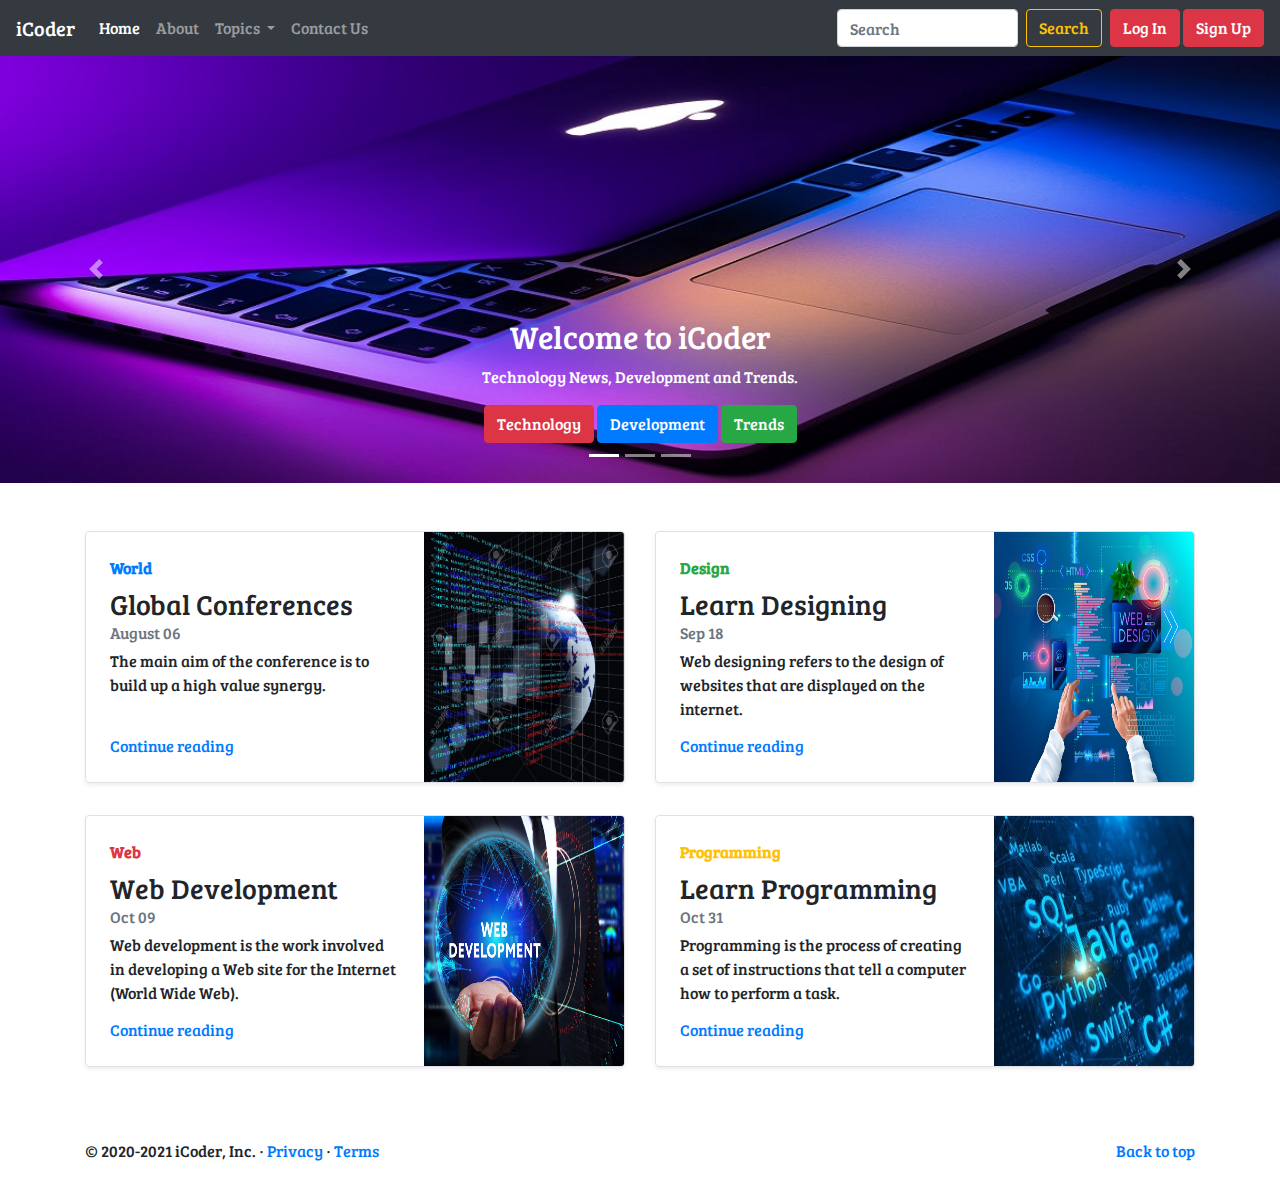
<file: index.html>
<!doctype html>
<html lang="en">

<head>
    <!-- Required meta tags -->
    <meta charset="utf-8">
    <meta name="viewport" content="width=device-width, initial-scale=1, shrink-to-fit=no">

    <!-- Bootstrap CSS -->
    <link rel="stylesheet" href="https://stackpath.bootstrapcdn.com/bootstrap/4.4.1/css/bootstrap.min.css"
        integrity="sha384-Vkoo8x4CGsO3+Hhxv8T/Q5PaXtkKtu6ug5TOeNV6gBiFeWPGFN9MuhOf23Q9Ifjh" crossorigin="anonymous">

    <title>iCoder - Heaven For Programmers</title>

    <!--My CSS-->
    <link rel="stylesheet" href="style.css">

    <!--Font-Family-->
    <link href="https://fonts.googleapis.com/css2?family=Baloo+Bhai+2:wght@600&family=Bree+Serif&display=swap"
        rel="stylesheet">

</head>

<body>
    <!--Navigation Bar-->
    <nav class="navbar navbar-expand-lg navbar-dark bg-dark">
        <a class="navbar-brand" href="#">iCoder</a>
        <button class="navbar-toggler" type="button" data-toggle="collapse" data-target="#navbarSupportedContent"
            aria-controls="navbarSupportedContent" aria-expanded="false" aria-label="Toggle navigation">
            <span class="navbar-toggler-icon"></span>
        </button>

        <div class="collapse navbar-collapse" id="navbarSupportedContent">
            <ul class="navbar-nav mr-auto">
                <li class="nav-item active">
                    <a class="nav-link" href="/iCoderBootstrap/">Home <span class="sr-only">(current)</span></a>
                </li>
                <li class="nav-item">
                    <a class="nav-link" href="/iCoderBootstrap/about.html">About</a>
                </li>
                <li class="nav-item dropdown">
                    <a class="nav-link dropdown-toggle" href="#" id="navbarDropdown" role="button"
                        data-toggle="dropdown" aria-haspopup="true" aria-expanded="false">
                        Topics
                    </a>
                    <div class="dropdown-menu" aria-labelledby="navbarDropdown">
                        <a class="dropdown-item" href="#">Technology</a>
                        <a class="dropdown-item" href="#">Web Development</a>
                        <div class="dropdown-divider"></div>
                        <a class="dropdown-item" href="#">Support</a>
                        <a class="dropdown-item" href="#">Write for Us</a>

                    </div>
                </li>
                <li class="nav-item">
                    <a class="nav-link" href="/iCoderBootstrap/contact.html">Contact Us</a>
                </li>
            </ul>
            <form class="form-inline my-2 mx-2 my-lg-0">
                <input class="form-control mr-sm-2" type="search" placeholder="Search" aria-label="Search">
                <button class="btn btn-outline-warning my-2 my-sm-0" type="submit">Search</button>
            </form>
            <div mx-2>
                <button class="btn btn-danger" data-toggle="modal" data-target="#loginModal">Log In</button>
                <button class="btn btn-danger" data-toggle="modal" data-target="#signupModal">Sign Up</button>
            </div>
        </div>
    </nav>

    <!-- Log In Modal -->
    <div class="modal fade" id="loginModal" tabindex="-1" role="dialog" aria-labelledby="loginModalLabel"
        aria-hidden="true">
        <div class="modal-dialog" role="document">
            <div class="modal-content">
                <div class="modal-header">
                    <h5 class="modal-title" id="loginModalLabel">Log in to iCoder</h5>
                    <button type="button" class="close" data-dismiss="modal" aria-label="Close">
                        <span aria-hidden="true">&times;</span>
                    </button>
                </div>
                <div class="modal-body">
                    <form>
                        <div class="form-group">
                            <label for="exampleInputEmail1">Email address</label>
                            <input type="email" class="form-control" id="exampleInputEmail1"
                                aria-describedby="emailHelp">
                            <small id="emailHelp" class="form-text text-muted">We'll never share your email with anyone
                                else.</small>
                        </div>
                        <div class="form-group">
                            <label for="exampleInputPassword1">Password</label>
                            <input type="password" class="form-control" id="exampleInputPassword1">
                        </div>
                        <div class="form-group form-check">
                            <input type="checkbox" class="form-check-input" id="exampleCheck1">
                            <label class="form-check-label" for="exampleCheck1">Check me out</label>
                        </div>
                        <button type="submit" class="btn btn-primary">Submit</button>
                    </form>
                </div>
                <div class="modal-footer">
                    <button type="button" class="btn btn-secondary" data-dismiss="modal">Close</button>
                </div>
            </div>
        </div>
    </div>

    <!-- Sign Up Modal -->
    <div class="modal fade" id="signupModal" tabindex="-1" role="dialog" aria-labelledby="signupModalLabel"
        aria-hidden="true">
        <div class="modal-dialog" role="document">
            <div class="modal-content">
                <div class="modal-header">
                    <h5 class="modal-title" id="signupModalLabel">Get an iCoder Account</h5>
                    <button type="button" class="close" data-dismiss="modal" aria-label="Close">
                        <span aria-hidden="true">&times;</span>
                    </button>
                </div>
                <div class="modal-body">
                    <form>
                        <div class="form-group">
                            <div class="form-group">
                                <label for="exampleusername">Username</label>
                                <input type="text" class="form-control" id="exampleusername">
                            </div>
                            <label for="exampleInputEmail1">Email address</label>
                            <input type="email" class="form-control" id="exampleInputEmail1"
                                aria-describedby="emailHelp">
                            <small id="emailHelp" class="form-text text-muted">We'll never share your email with anyone
                                else.</small>
                        </div>
                        <div class="form-group">
                            <label for="exampleInputPassword1">Password</label>
                            <input type="password" class="form-control" id="exampleInputPassword1">
                        </div>
                        <div class="form-group">
                            <label for="cexampleInputPassword1">Confirm Password</label>
                            <input type="password" class="form-control" id="cexampleInputPassword1">
                        </div>
                        <div class="form-group form-check">
                            <input type="checkbox" class="form-check-input" id="exampleCheck1">
                            <label class="form-check-label" for="exampleCheck1">Check me out</label>
                        </div>
                        <button type="submit" class="btn btn-primary">Create Account</button>
                    </form>
                </div>
                <div class="modal-footer">
                    <button type="button" class="btn btn-secondary" data-dismiss="modal">Close</button>
                </div>
            </div>
        </div>
    </div>

    <!--Carousel-->
    <div id="carouselExampleCaptions" class="carousel slide carousel-fade" data-ride="carousel">
        <ol class="carousel-indicators">
            <li data-target="#carouselExampleCaptions" data-slide-to="0" class="active"></li>
            <li data-target="#carouselExampleCaptions" data-slide-to="1"></li>
            <li data-target="#carouselExampleCaptions" data-slide-to="2"></li>
        </ol>
        <div class="carousel-inner">
            <div class="carousel-item active">
                <img src="1.jpg" class="d-block w-100" alt="...">
                <div class="carousel-caption d-none d-md-block">
                    <h2>Welcome to iCoder</h2>
                    <p>Technology News, Development and Trends.</p>
                    <button class="btn btn-danger">Technology</button>
                    <button class="btn btn-primary">Development</button>
                    <button class="btn btn-success">Trends</button>
                </div>
            </div>
            <div class="carousel-item">
                <img src="2.jpg" class="d-block w-100" alt="...">
                <div class="carousel-caption d-none d-md-block">
                    <h2>The Best Coding Blog</h2>
                    <p>Technology News, Development and Trends.</p>
                    <button class="btn btn-danger">Technology</button>
                    <button class="btn btn-primary">Development</button>
                    <button class="btn btn-success">Trends</button>
                </div>
            </div>
            <div class="carousel-item">
                <img src="3.jpg" class="d-block w-100" alt="...">
                <div class="carousel-caption d-none d-md-block">
                    <h2>Award Winning blog</h2>
                    <p>Technology News, Development and Trends.</p>
                    <button class="btn btn-danger">Technology</button>
                    <button class="btn btn-primary">Development</button>
                    <button class="btn btn-success">Trends</button>
                </div>
            </div>
        </div>
        <a class="carousel-control-prev" href="#carouselExampleCaptions" role="button" data-slide="prev">
            <span class="carousel-control-prev-icon" aria-hidden="true"></span>
            <span class="sr-only">Previous</span>
        </a>
        <a class="carousel-control-next" href="#carouselExampleCaptions" role="button" data-slide="next">
            <span class="carousel-control-next-icon" aria-hidden="true"></span>
            <span class="sr-only">Next</span>
        </a>
    </div>

    <!--Cards-->
    <div class="container my-5">
        <div class="row mb-2">
            <div class="col-md-6">
                <div
                    class="row no-gutters border rounded overflow-hidden flex-md-row mb-4 shadow-sm h-md-250 position-relative">
                    <div class="col p-4 d-flex flex-column position-static">
                        <strong class="d-inline-block mb-2 text-primary">World</strong>
                        <h3 class="mb-0">Global Conferences</h3>
                        <div class="mb-1 text-muted">August 06</div>
                        <p class="card-text mb-auto">The main aim of the conference is to build up a high value synergy.
                        </p>
                        <a href="#" class="stretched-link">Continue reading</a>
                    </div>
                    <div class="col-auto d-none d-lg-block">
                        <img class="bd-placeholder-img" width="200" height="250" src="thumb1.jpg" </img>
                    </div>
                </div>
            </div>
            <div class="col-md-6">
                <div
                    class="row no-gutters border rounded overflow-hidden flex-md-row mb-4 shadow-sm h-md-250 position-relative">
                    <div class="col p-4 d-flex flex-column position-static">
                        <strong class="d-inline-block mb-2 text-success">Design</strong>
                        <h3 class="mb-0">Learn Designing</h3>
                        <div class="mb-1 text-muted">Sep 18</div>
                        <p class="mb-auto">Web designing refers to the design of websites that are displayed on the
                            internet.</p>
                        <a href="#" class="stretched-link">Continue reading</a>
                    </div>
                    <div class="col-auto d-none d-lg-block">
                        <img class="bd-placeholder-img" width="200" height="250" src="thumb2.jpg" </img>
                    </div>
                </div>
            </div>
        </div>
        <div class="row mb-2">
            <div class="col-md-6">
                <div
                    class="row no-gutters border rounded overflow-hidden flex-md-row mb-4 shadow-sm h-md-250 position-relative">
                    <div class="col p-4 d-flex flex-column position-static">
                        <strong class="d-inline-block mb-2 text-danger">Web</strong>
                        <h3 class="mb-0">Web Development</h3>
                        <div class="mb-1 text-muted">Oct 09</div>
                        <p class="card-text mb-auto">Web development is the work involved in developing a Web site for
                            the Internet (World Wide Web).</p>
                        <a href="#" class="stretched-link">Continue reading</a>
                    </div>
                    <div class="col-auto d-none d-lg-block">
                        <img class="bd-placeholder-img" width="200" height="250" src="thumb3.jpg" </img>
                    </div>
                </div>
            </div>
            <div class="col-md-6">
                <div
                    class="row no-gutters border rounded overflow-hidden flex-md-row mb-4 shadow-sm h-md-250 position-relative">
                    <div class="col p-4 d-flex flex-column position-static">
                        <strong class="d-inline-block mb-2 text-warning">Programming</strong>
                        <h3 class="mb-0">Learn Programming</h3>
                        <div class="mb-1 text-muted">Oct 31</div>
                        <p class="mb-auto">Programming is the process of creating a set of instructions that tell a
                            computer how to perform a task.</p>
                        <a href="#" class="stretched-link">Continue reading</a>
                    </div>
                    <div class="col-auto d-none d-lg-block">
                        <img class="bd-placeholder-img" width="200" height="250" src="thumb4.jpg" </img>
                    </div>
                </div>
            </div>
        </div>
    </div>

    <!--Footer-->
    <footer class="container">
        <p class="float-right"><a href="#">Back to top</a></p>
        <p>© 2020-2021 iCoder, Inc. · <a href="#">Privacy</a> · <a href="#">Terms</a></p>
    </footer>

    <!-- Optional JavaScript -->
    <!-- jQuery first, then Popper.js, then Bootstrap JS -->
    <script src="https://code.jquery.com/jquery-3.4.1.slim.min.js"
        integrity="sha384-J6qa4849blE2+poT4WnyKhv5vZF5SrPo0iEjwBvKU7imGFAV0wwj1yYfoRSJoZ+n"
        crossorigin="anonymous"></script>
    <script src="https://cdn.jsdelivr.net/npm/popper.js@1.16.0/dist/umd/popper.min.js"
        integrity="sha384-Q6E9RHvbIyZFJoft+2mJbHaEWldlvI9IOYy5n3zV9zzTtmI3UksdQRVvoxMfooAo"
        crossorigin="anonymous"></script>
    <script src="https://stackpath.bootstrapcdn.com/bootstrap/4.4.1/js/bootstrap.min.js"
        integrity="sha384-wfSDF2E50Y2D1uUdj0O3uMBJnjuUD4Ih7YwaYd1iqfktj0Uod8GCExl3Og8ifwB6"
        crossorigin="anonymous"></script>
</body>

</html>
</file>
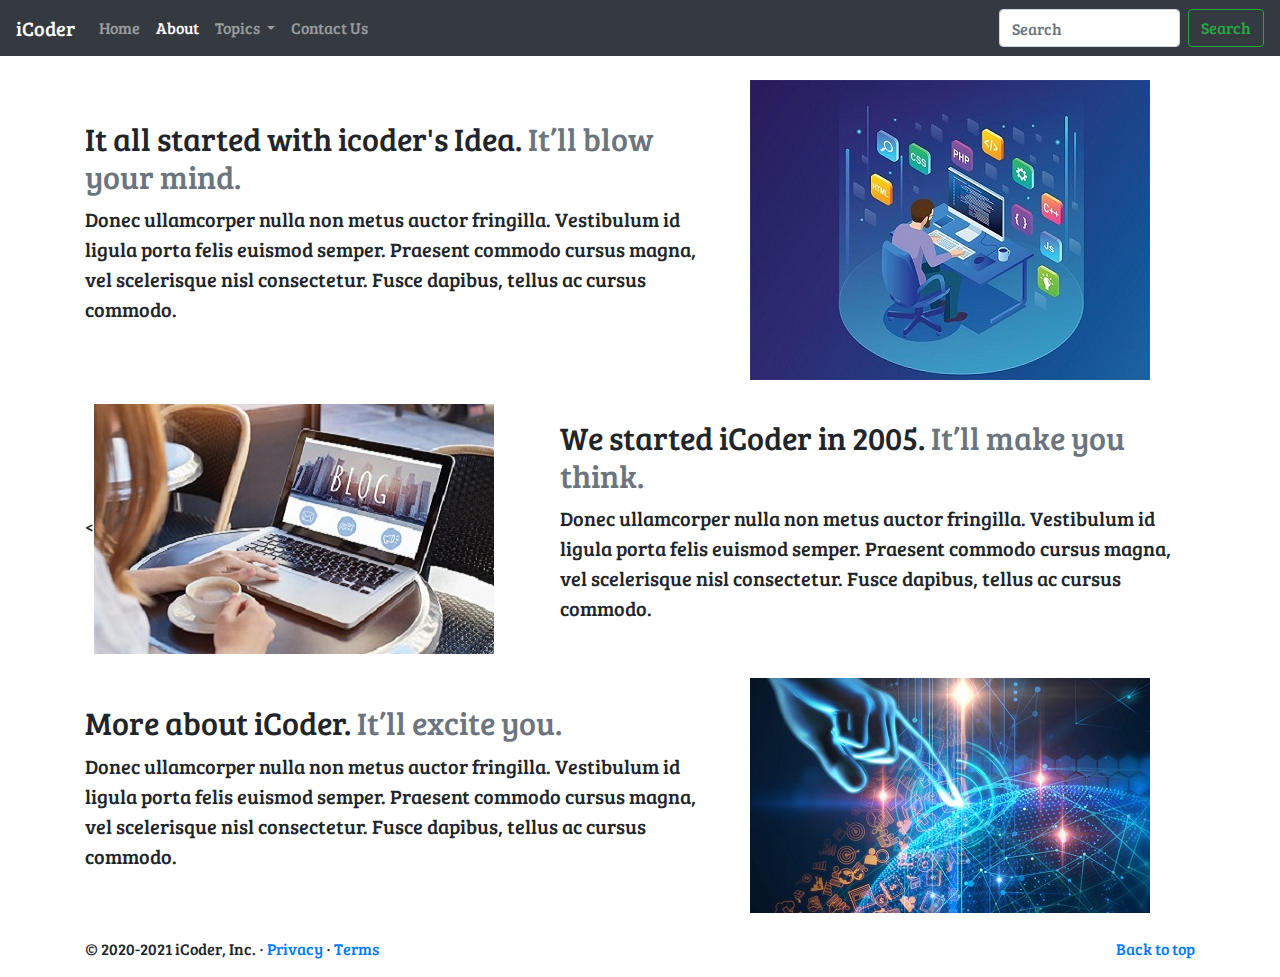
<file: about.html>
<!doctype html>
<html lang="en">

<head>
    <!-- Required meta tags -->
    <meta charset="utf-8">
    <meta name="viewport" content="width=device-width, initial-scale=1, shrink-to-fit=no">

    <!-- Bootstrap CSS -->
    <link rel="stylesheet" href="https://stackpath.bootstrapcdn.com/bootstrap/4.4.1/css/bootstrap.min.css"
        integrity="sha384-Vkoo8x4CGsO3+Hhxv8T/Q5PaXtkKtu6ug5TOeNV6gBiFeWPGFN9MuhOf23Q9Ifjh" crossorigin="anonymous">

    <title>iCoder - Heaven For Programmers</title>
    <link rel="stylesheet" href="style.css">
    <link href="https://fonts.googleapis.com/css2?family=Baloo+Bhai+2:wght@600&family=Bree+Serif&display=swap" rel="stylesheet">

</head>

<body>
    <!--Nav Bar-->
    <nav class="navbar navbar-expand-lg navbar-dark bg-dark">
        <a class="navbar-brand" href="#">iCoder</a>
        <button class="navbar-toggler" type="button" data-toggle="collapse" data-target="#navbarSupportedContent"
            aria-controls="navbarSupportedContent" aria-expanded="false" aria-label="Toggle navigation">
            <span class="navbar-toggler-icon"></span>
        </button>

        <div class="collapse navbar-collapse" id="navbarSupportedContent">
            <ul class="navbar-nav mr-auto">
                <li class="nav-item">
                    <a class="nav-link" href="/iCoderBootstrap/">Home <span class="sr-only">(current)</span></a>
                </li>
                <li class="nav-item active">
                    <a class="nav-link" href="/iCoderBootstrap/about.html">About</a>
                </li>
                <li class="nav-item dropdown">
                    <a class="nav-link dropdown-toggle" href="#" id="navbarDropdown" role="button"
                        data-toggle="dropdown" aria-haspopup="true" aria-expanded="false">
                        Topics
                    </a>
                    <div class="dropdown-menu" aria-labelledby="navbarDropdown">
                        <a class="dropdown-item" href="#">Technology</a>
                        <a class="dropdown-item" href="#">Web Development</a>
                        <div class="dropdown-divider"></div>
                        <a class="dropdown-item" href="#">Support</a>
                        <a class="dropdown-item" href="#">Write for Us</a>

                    </div>
                </li>
                <li class="nav-item">
                    <a class="nav-link" href="/iCoderBootstrap/contact.html">Contact Us</a>
                </li>
            </ul>
            <form class="form-inline my-2 my-lg-0">
                <input class="form-control mr-sm-2" type="search" placeholder="Search" aria-label="Search">
                <button class="btn btn-outline-success my-2 my-sm-0" type="submit">Search</button>
            </form>
        </div>
    </nav>

    <!--Content-->
    <div class="container my-4">
        <div class="row featurette d-flex justify-content-center align-items-center">
            <div class="col-md-7">
                <h2 class="featurette-heading">It all started with icoder's Idea. <span class="text-muted">It’ll blow your
                        mind.</span></h2>
                <p class="lead">Donec ullamcorper nulla non metus auctor fringilla. Vestibulum id ligula porta felis
                    euismod
                    semper. Praesent commodo cursus magna, vel scelerisque nisl consectetur. Fusce dapibus, tellus ac
                    cursus
                    commodo.</p>
            </div>
            <div class="col-md-5">
                <img class="img-fluid"  src="about1.jpg">
            </div>
        </div>
    </div>
    <div class="container my-4">
        <div class="row featurette d-flex justify-content-center align-items-center">
            <div class="col-md-7 order-md-2">
                <h2 class="featurette-heading">We started iCoder in 2005. <span class="text-muted">It’ll make you think.</span></h2>
                <p class="lead">Donec ullamcorper nulla non metus auctor fringilla. Vestibulum id ligula porta felis
                    euismod
                    semper. Praesent commodo cursus magna, vel scelerisque nisl consectetur. Fusce dapibus, tellus ac
                    cursus
                    commodo.</p>
            </div>
            <div class="col-md-5 order-md-1">
                <<img class="img-fluid" src="about2.jpg">
            </div>
        </div>
    </div>
    <div class="container my-4">
        <div class="row featurette d-flex justify-content-center align-items-center">
            <div class="col-md-7">
                <h2 class="featurette-heading">More about iCoder. <span class="text-muted">It’ll excite you.</span></h2>
                <p class="lead">Donec ullamcorper nulla non metus auctor fringilla. Vestibulum id ligula porta felis
                    euismod
                    semper. Praesent commodo cursus magna, vel scelerisque nisl consectetur. Fusce dapibus, tellus ac
                    cursus
                    commodo.</p>
            </div>
            <div class="col-md-5">
                <img class="img-fluid" src="about3.jpg">
            </div>
        </div>
    </div>

    <!--Footer-->
    <footer class="container my-5px">
        <p class="float-right"><a href="#">Back to top</a></p>
        <p>© 2020-2021 iCoder, Inc. · <a href="#">Privacy</a> · <a href="#">Terms</a></p>
      </footer>

    <!-- Optional JavaScript -->
    <!-- jQuery first, then Popper.js, then Bootstrap JS -->
    <script src="https://code.jquery.com/jquery-3.4.1.slim.min.js"
        integrity="sha384-J6qa4849blE2+poT4WnyKhv5vZF5SrPo0iEjwBvKU7imGFAV0wwj1yYfoRSJoZ+n"
        crossorigin="anonymous"></script>
    <script src="https://cdn.jsdelivr.net/npm/popper.js@1.16.0/dist/umd/popper.min.js"
        integrity="sha384-Q6E9RHvbIyZFJoft+2mJbHaEWldlvI9IOYy5n3zV9zzTtmI3UksdQRVvoxMfooAo"
        crossorigin="anonymous"></script>
    <script src="https://stackpath.bootstrapcdn.com/bootstrap/4.4.1/js/bootstrap.min.js"
        integrity="sha384-wfSDF2E50Y2D1uUdj0O3uMBJnjuUD4Ih7YwaYd1iqfktj0Uod8GCExl3Og8ifwB6"
        crossorigin="anonymous"></script>
</body>

</html>
</file>
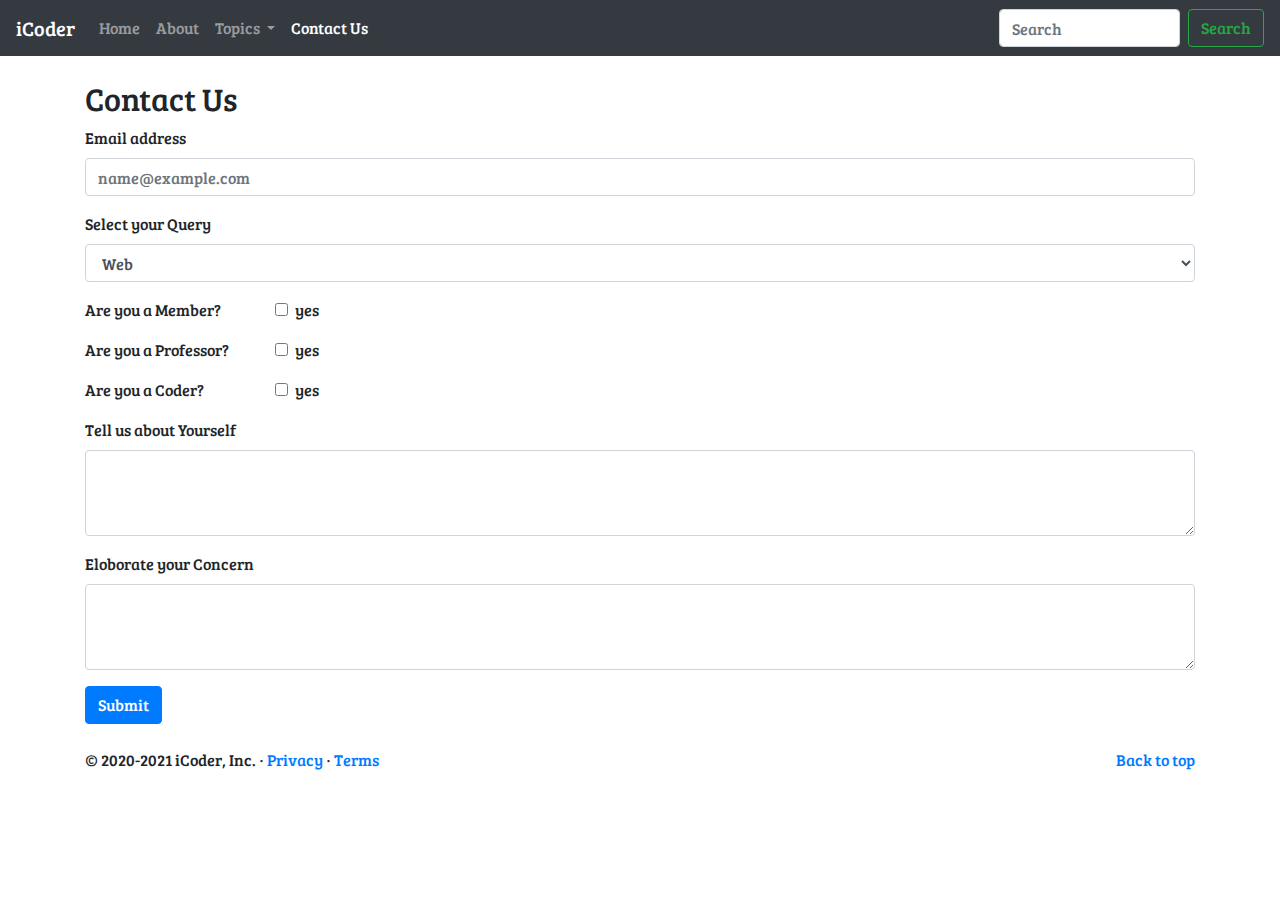
<file: contact.html>
<!doctype html>
<html lang="en">

<head>
  <!-- Required meta tags -->
  <meta charset="utf-8">
  <meta name="viewport" content="width=device-width, initial-scale=1, shrink-to-fit=no">

  <!-- Bootstrap CSS -->
  <link rel="stylesheet" href="https://stackpath.bootstrapcdn.com/bootstrap/4.4.1/css/bootstrap.min.css"
    integrity="sha384-Vkoo8x4CGsO3+Hhxv8T/Q5PaXtkKtu6ug5TOeNV6gBiFeWPGFN9MuhOf23Q9Ifjh" crossorigin="anonymous">

  <title>iCoder - Heaven For Programmers</title>

  <!--My CSS-->
  <link rel="stylesheet" href="style.css">

  <!--Font-Family-->
  <link href="https://fonts.googleapis.com/css2?family=Baloo+Bhai+2:wght@600&family=Bree+Serif&display=swap"
    rel="stylesheet">

</head>

<body>
  <!--Nav Bar-->
  <nav class="navbar navbar-expand-lg navbar-dark bg-dark">
    <a class="navbar-brand" href="#">iCoder</a>
    <button class="navbar-toggler" type="button" data-toggle="collapse" data-target="#navbarSupportedContent"
      aria-controls="navbarSupportedContent" aria-expanded="false" aria-label="Toggle navigation">
      <span class="navbar-toggler-icon"></span>
    </button>

    <div class="collapse navbar-collapse" id="navbarSupportedContent">
      <ul class="navbar-nav mr-auto">
        <li class="nav-item">
          <a class="nav-link" href="/iCoderBootstrap/">Home <span class="sr-only">(current)</span></a>
        </li>
        <li class="nav-item">
          <a class="nav-link" href="/iCoderBootstrap/about.html">About</a>
        </li>
        <li class="nav-item dropdown">
          <a class="nav-link dropdown-toggle" href="#" id="navbarDropdown" role="button" data-toggle="dropdown"
            aria-haspopup="true" aria-expanded="false">
            Topics
          </a>
          <div class="dropdown-menu" aria-labelledby="navbarDropdown">
            <a class="dropdown-item" href="#">Technology</a>
            <a class="dropdown-item" href="#">Web Development</a>
            <div class="dropdown-divider"></div>
            <a class="dropdown-item" href="#">Support</a>
            <a class="dropdown-item" href="#">Write for Us</a>

          </div>
        </li>
        <li class="nav-item active">
          <a class="nav-link" href="/iCoderBootstrap/contact.html">Contact Us</a>
        </li>
      </ul>
      <form class="form-inline my-2 my-lg-0">
        <input class="form-control mr-sm-2" type="search" placeholder="Search" aria-label="Search">
        <button class="btn btn-outline-success my-2 my-sm-0" type="submit">Search</button>
      </form>
    </div>
  </nav>

  <!--Contact Form-->
  <div class="container my-4">
    <h2>Contact Us</h2>
    <form action="noaction.php">
      <div class="form-group">
        <label for="exampleFormControlInput1">Email address</label>
        <input type="email" class="form-control" id="exampleFormControlInput1" placeholder="name@example.com">
      </div>
      <div class="form-group">
        <label for="exampleFormControlSelect1">Select your Query</label>
        <select class="form-control" id="exampleFormControlSelect1">
          <option>Web</option>
          <option>Tech stack</option>
          <option>Technology</option>
          <option>Others</option>
        </select>
      </div>
      <div class="form-group row">
        <div class="col-sm-2">Are you a Member?</div>
        <div class="col-sm-10">
          <div class="form-check">
            <input class="form-check-input" type="checkbox" id="gridCheck1">
            <label class="form-check-label" for="gridCheck1">
              yes
            </label>
          </div>
        </div>
      </div>
      <div class="form-group row">
        <div class="col-sm-2">Are you a Professor?</div>
        <div class="col-sm-10">
          <div class="form-check">
            <input class="form-check-input" type="checkbox" id="gridCheck2">
            <label class="form-check-label" for="gridCheck2">
              yes
            </label>
          </div>
        </div>
      </div>
      <div class="form-group row">
        <div class="col-sm-2">Are you a Coder?</div>
        <div class="col-sm-10">
          <div class="form-check">
            <input class="form-check-input" type="checkbox" id="gridCheck3">
            <label class="form-check-label" for="gridCheck3">
              yes
            </label>
          </div>
        </div>
      </div>
      <div class="form-group">
        <label for="exampleFormControlTextarea1">Tell us about Yourself</label>
        <textarea class="form-control" id="exampleFormControlTextarea1" rows="3"></textarea>
      </div>
      <div class="form-group">
        <label for="exampleFormControlTextarea2">Eloborate your Concern</label>
        <textarea class="form-control" id="exampleFormControlTextarea2" rows="3"></textarea>
      </div>
      <div class="form-group">
        <button class="btn btn-primary">Submit</button>
      </div>
    </form>
  </div>

  <!--Footer-->
  <footer class="container">
    <p class="float-right"><a href="#">Back to top</a></p>
    <p>© 2020-2021 iCoder, Inc. · <a href="#">Privacy</a> · <a href="#">Terms</a></p>
  </footer>

  <!-- Optional JavaScript -->
  <!-- jQuery first, then Popper.js, then Bootstrap JS -->
  <script src="https://code.jquery.com/jquery-3.4.1.slim.min.js"
    integrity="sha384-J6qa4849blE2+poT4WnyKhv5vZF5SrPo0iEjwBvKU7imGFAV0wwj1yYfoRSJoZ+n"
    crossorigin="anonymous"></script>
  <script src="https://cdn.jsdelivr.net/npm/popper.js@1.16.0/dist/umd/popper.min.js"
    integrity="sha384-Q6E9RHvbIyZFJoft+2mJbHaEWldlvI9IOYy5n3zV9zzTtmI3UksdQRVvoxMfooAo"
    crossorigin="anonymous"></script>
  <script src="https://stackpath.bootstrapcdn.com/bootstrap/4.4.1/js/bootstrap.min.js"
    integrity="sha384-wfSDF2E50Y2D1uUdj0O3uMBJnjuUD4Ih7YwaYd1iqfktj0Uod8GCExl3Og8ifwB6"
    crossorigin="anonymous"></script>
</body>

</html>
</file>
<file: style.css>
*{
    font-family: 'Baloo Bhai 2', cursive;
    font-family: 'Bree Serif', serif;
  }
.navbar{
    position: sticky;
    top: 0px;
    z-index: 20;
    /* opacity: 0.9; */
  }
.navbar ul li a:hover{
  transition: all 0.5s ease-in-out;
  transform: scale(1.15);  
  }
</file>
